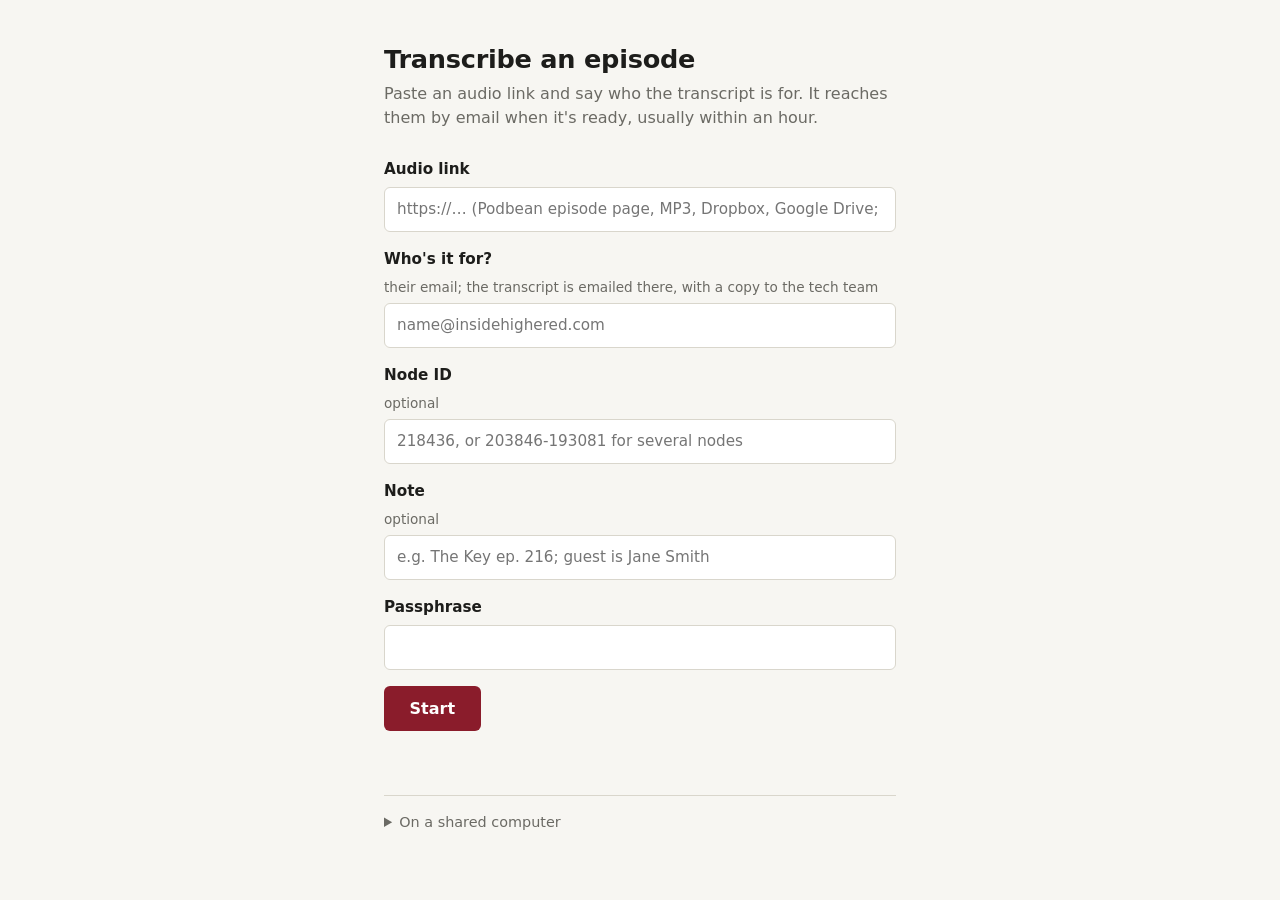
<file: index.html>
<!doctype html>
<html lang="en">
<head>
<meta charset="utf-8">
<meta name="viewport" content="width=device-width, initial-scale=1">
<meta name="referrer" content="no-referrer">
<title>IHE Transcribe</title>
<link rel="stylesheet" href="style.css">
</head>
<body>
<main>
  <h1>Transcribe an episode</h1>
  <p class="lede">Paste an audio link and say who the transcript is for. It reaches them by email when it's ready, usually within an hour.</p>

  <form id="f" autocomplete="off">
    <label>Audio link
      <input name="audio_url" type="url" required placeholder="https://… (Podbean episode page, MP3, Dropbox, Google Drive; not YouTube)">
    </label>
    <label>Who's it for? <span class="opt">their email; the transcript is emailed there, with a copy to the tech team</span>
      <input name="email" type="email" required placeholder="name@insidehighered.com" autocomplete="email">
    </label>
    <label>Node ID <span class="opt">optional</span>
      <input name="nid" inputmode="numeric" pattern="[0-9]+(-[0-9]+)*" placeholder="218436, or 203846-193081 for several nodes">
    </label>
    <label>Note <span class="opt">optional</span>
      <input name="note" maxlength="300" placeholder="e.g. The Key ep. 216; guest is Jane Smith">
    </label>
    <label>Passphrase
      <input name="passphrase" type="password" required autocomplete="off">
    </label>
    <button type="submit" id="go">Start</button>
  </form>

  <p id="status" role="status" aria-live="polite"></p>

  <details>
    <summary>On a shared computer</summary>
    <p>Use a private or incognito window and close it when you're done. This page saves nothing on the device; the passphrase only unlocks the request in this tab.</p>
  </details>
</main>
<script src="crypto.js"></script>
<script>
const OWNER = "jwollihe", REPO = "ihe-transcribe", WORKFLOW = "forward.yml";
const form = document.getElementById("f"), statusEl = document.getElementById("status"), btn = document.getElementById("go");

function say(msg, kind) { statusEl.textContent = msg; statusEl.className = kind || ""; }

form.addEventListener("submit", async (e) => {
  e.preventDefault();
  const d = Object.fromEntries(new FormData(form));
  btn.disabled = true;
  try {
    say("Unlocking…");
    const blob = await (await fetch("token.enc.json", { cache: "no-store" })).json();
    if (!blob.ct) throw new Error("This page isn't set up yet: token.enc.json has no token (see setup.html).");
    let token;
    try { token = await decryptToken(blob, d.passphrase); }
    catch { throw new Error("Wrong passphrase."); }

    say("Encrypting the request…");
    const pem = await (await fetch("payload-key.pem", { cache: "no-store" })).text();
    const payload = await encryptPayload(pem, {
      audio_url: d.audio_url.trim(), email: d.email.trim(),
      nid: d.nid.trim(), note: d.note.trim(), sent: new Date().toISOString(),
    });

    say("Starting…");
    const r = await fetch(`https://api.github.com/repos/${OWNER}/${REPO}/actions/workflows/${WORKFLOW}/dispatches`, {
      method: "POST",
      headers: { "Authorization": `Bearer ${token}`, "Accept": "application/vnd.github+json",
                 "X-GitHub-Api-Version": "2022-11-28", "Content-Type": "application/json" },
      body: JSON.stringify({ ref: "main", inputs: { payload } }),
    });
    token = null;
    if (r.status === 204) {
      form.reset();
      say(`Started. The transcript will reach ${d.email} when it's ready.`, "ok");
    } else if (r.status === 401) {
      throw new Error("GitHub rejected the stored token (expired or revoked). Make a new one and redo setup.html.");
    } else {
      throw new Error(`GitHub said ${r.status}: ${(await r.text()).slice(0, 200)}`);
    }
  } catch (err) {
    say(err.message, "err");
  } finally {
    form.passphrase.value = "";
    btn.disabled = false;
  }
});
</script>
</body>
</html>
</file>
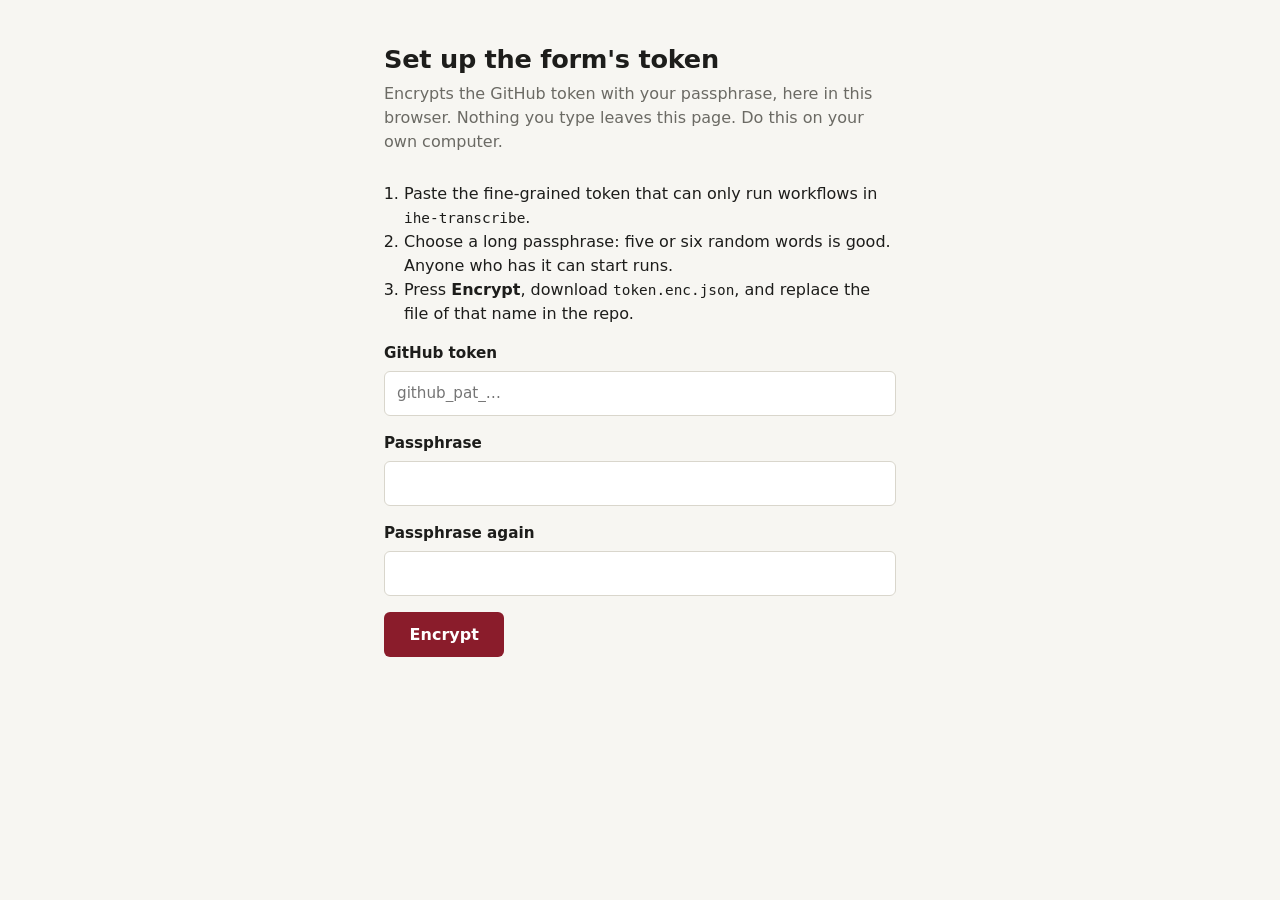
<file: setup.html>
<!doctype html>
<html lang="en">
<head>
<meta charset="utf-8">
<meta name="viewport" content="width=device-width, initial-scale=1">
<meta name="referrer" content="no-referrer">
<title>Transcribe Setup</title>
<link rel="stylesheet" href="style.css">
</head>
<body>
<main>
  <h1>Set up the form's token</h1>
  <p class="lede">Encrypts the GitHub token with your passphrase, here in this browser. Nothing you type leaves this page. Do this on your own computer.</p>
  <ol>
    <li>Paste the fine-grained token that can only run workflows in <code>ihe-transcribe</code>.</li>
    <li>Choose a long passphrase: five or six random words is good. Anyone who has it can start runs.</li>
    <li>Press <strong>Encrypt</strong>, download <code>token.enc.json</code>, and replace the file of that name in the repo.</li>
  </ol>
  <form id="s" autocomplete="off">
    <label>GitHub token <input name="token" type="password" required placeholder="github_pat_…"></label>
    <label>Passphrase <input name="p1" type="password" required minlength="16"></label>
    <label>Passphrase again <input name="p2" type="password" required minlength="16"></label>
    <button type="submit" id="go">Encrypt</button>
  </form>
  <p id="status" role="status" aria-live="polite"></p>
</main>
<script src="crypto.js"></script>
<script>
const form = document.getElementById("s"), statusEl = document.getElementById("status");
form.addEventListener("submit", async (e) => {
  e.preventDefault();
  const d = Object.fromEntries(new FormData(form));
  if (d.p1 !== d.p2) { statusEl.textContent = "The passphrases don't match."; statusEl.className = "err"; return; }
  statusEl.textContent = "Encrypting (a second or two)…"; statusEl.className = "";
  const blob = await encryptToken(d.token.trim(), d.p1);
  if (await decryptToken(blob, d.p1) !== d.token.trim()) { statusEl.textContent = "Self-check failed; try again."; statusEl.className = "err"; return; }
  form.reset();
  const a = document.createElement("a");
  a.href = URL.createObjectURL(new Blob([JSON.stringify(blob, null, 1) + "\n"], { type: "application/json" }));
  a.download = "token.enc.json";
  a.textContent = "Download token.enc.json";
  statusEl.textContent = "Done. ";
  statusEl.className = "ok";
  statusEl.appendChild(a);
});
</script>
</body>
</html>
</file>
<file: style.css>
:root {
  --bg: #f7f6f2; --fg: #1d1d1b; --muted: #6b6a64; --line: #d9d6cc; --field: #ffffff;
  --accent: #8a1c2b; --accent-fg: #ffffff; --ok: #1f6b3a; --err: #a3202f;
}
@media (prefers-color-scheme: dark) {
  :root {
    --bg: #171716; --fg: #ecebe6; --muted: #a09e96; --line: #3a3935; --field: #22221f;
    --accent: #d65a6a; --accent-fg: #171716; --ok: #6cc28a; --err: #ff8a95;
  }
}
* { box-sizing: border-box; }
body { margin: 0; background: var(--bg); color: var(--fg);
  font: 16px/1.5 system-ui, -apple-system, "Segoe UI", sans-serif; }
main { max-width: 34rem; margin: 0 auto; padding: 2.5rem 16px 4rem; }
h1 { font-size: 1.6rem; margin: 0 0 .25rem; letter-spacing: -.01em; }
.lede { color: var(--muted); margin: 0 0 1.75rem; }
form { display: grid; gap: 1rem; }
label { display: grid; gap: .35rem; font-weight: 600; font-size: .95rem; }
.opt { font-weight: 400; color: var(--muted); font-size: .85rem; }
input { width: 100%; padding: .65rem .75rem; font: inherit; font-weight: 400; color: var(--fg);
  background: var(--field); border: 1px solid var(--line); border-radius: 6px; }
input:focus { outline: 2px solid var(--accent); outline-offset: 1px; border-color: transparent; }
button { justify-self: start; padding: .65rem 1.6rem; font: inherit; font-weight: 600;
  color: var(--accent-fg); background: var(--accent); border: 0; border-radius: 6px; cursor: pointer; }
button:disabled { opacity: .55; cursor: progress; }
#status { min-height: 1.5em; margin: 1.25rem 0; }
#status.ok { color: var(--ok); }
#status.err { color: var(--err); }
#status a { color: inherit; font-weight: 600; }
details { color: var(--muted); font-size: .9rem; border-top: 1px solid var(--line); padding-top: 1rem; }
summary { cursor: pointer; }
code { font-size: .9em; }
ol { padding-left: 1.25rem; }
</file>
